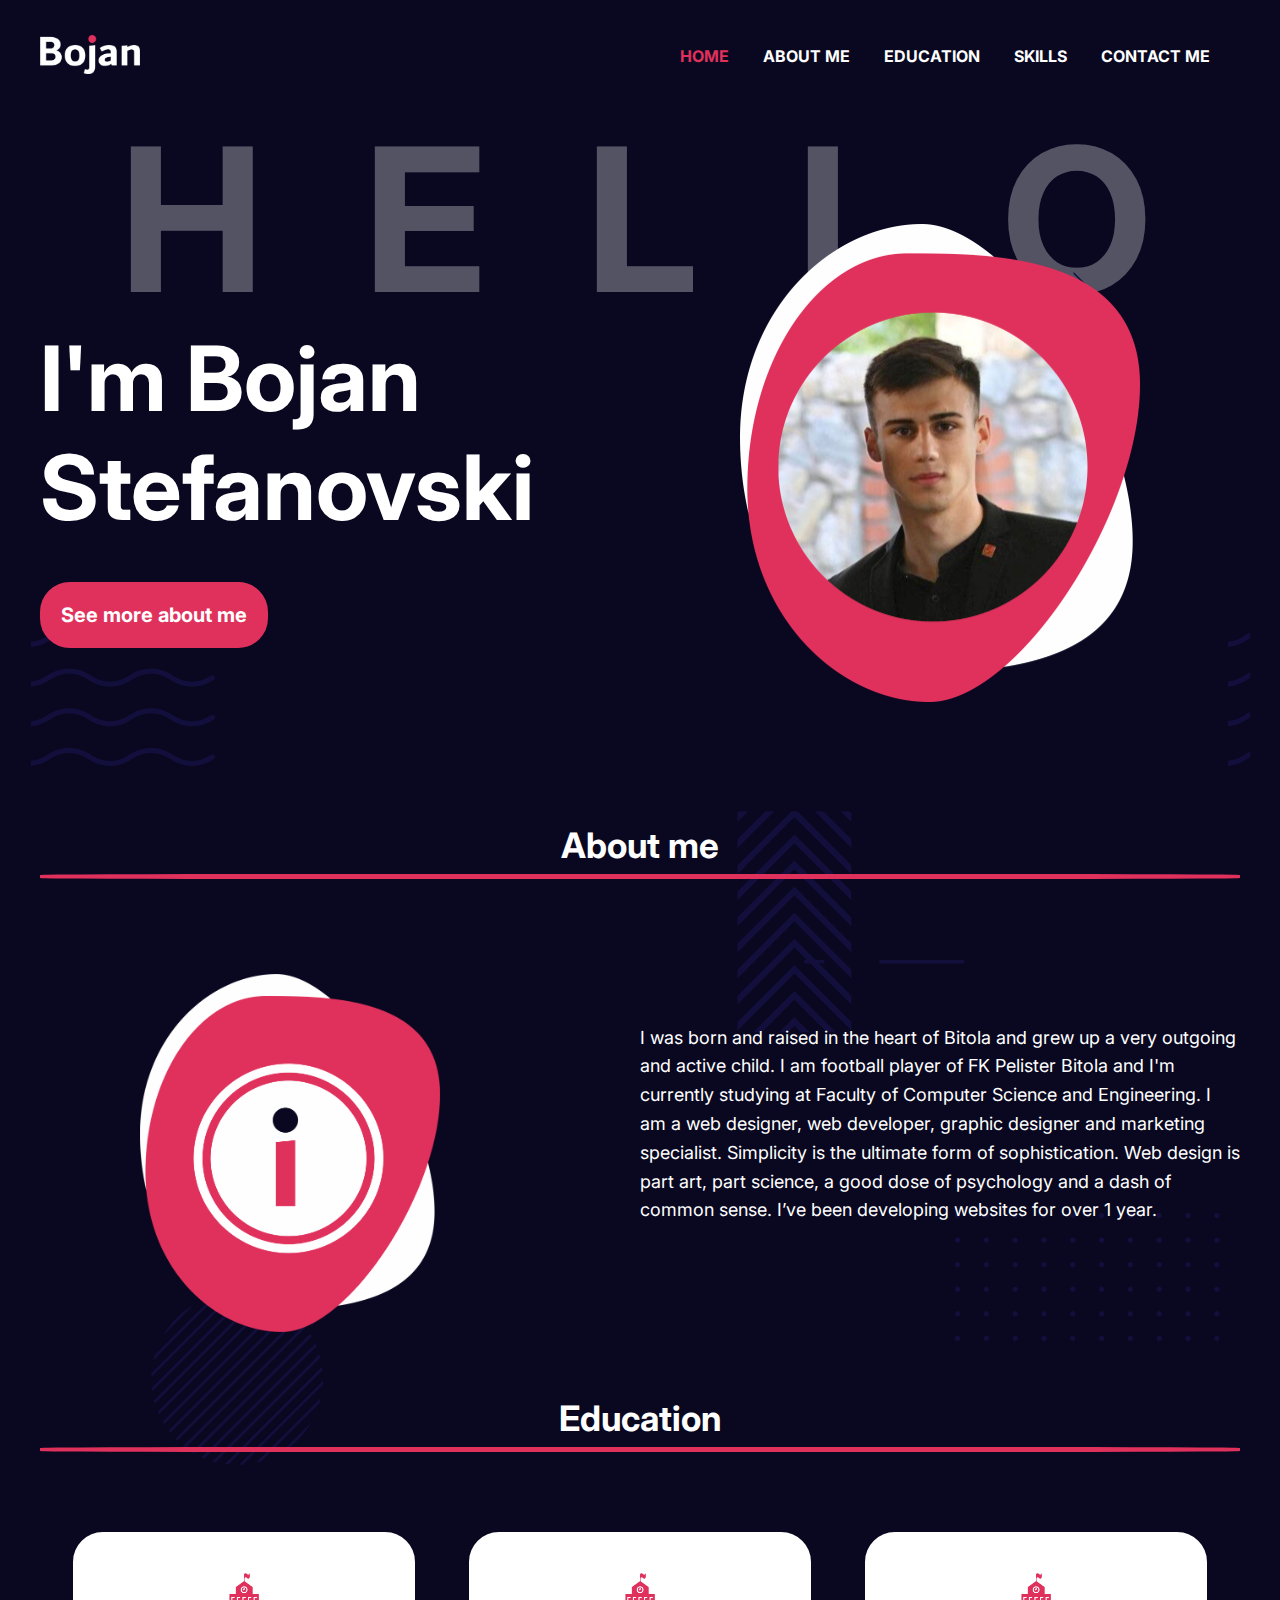
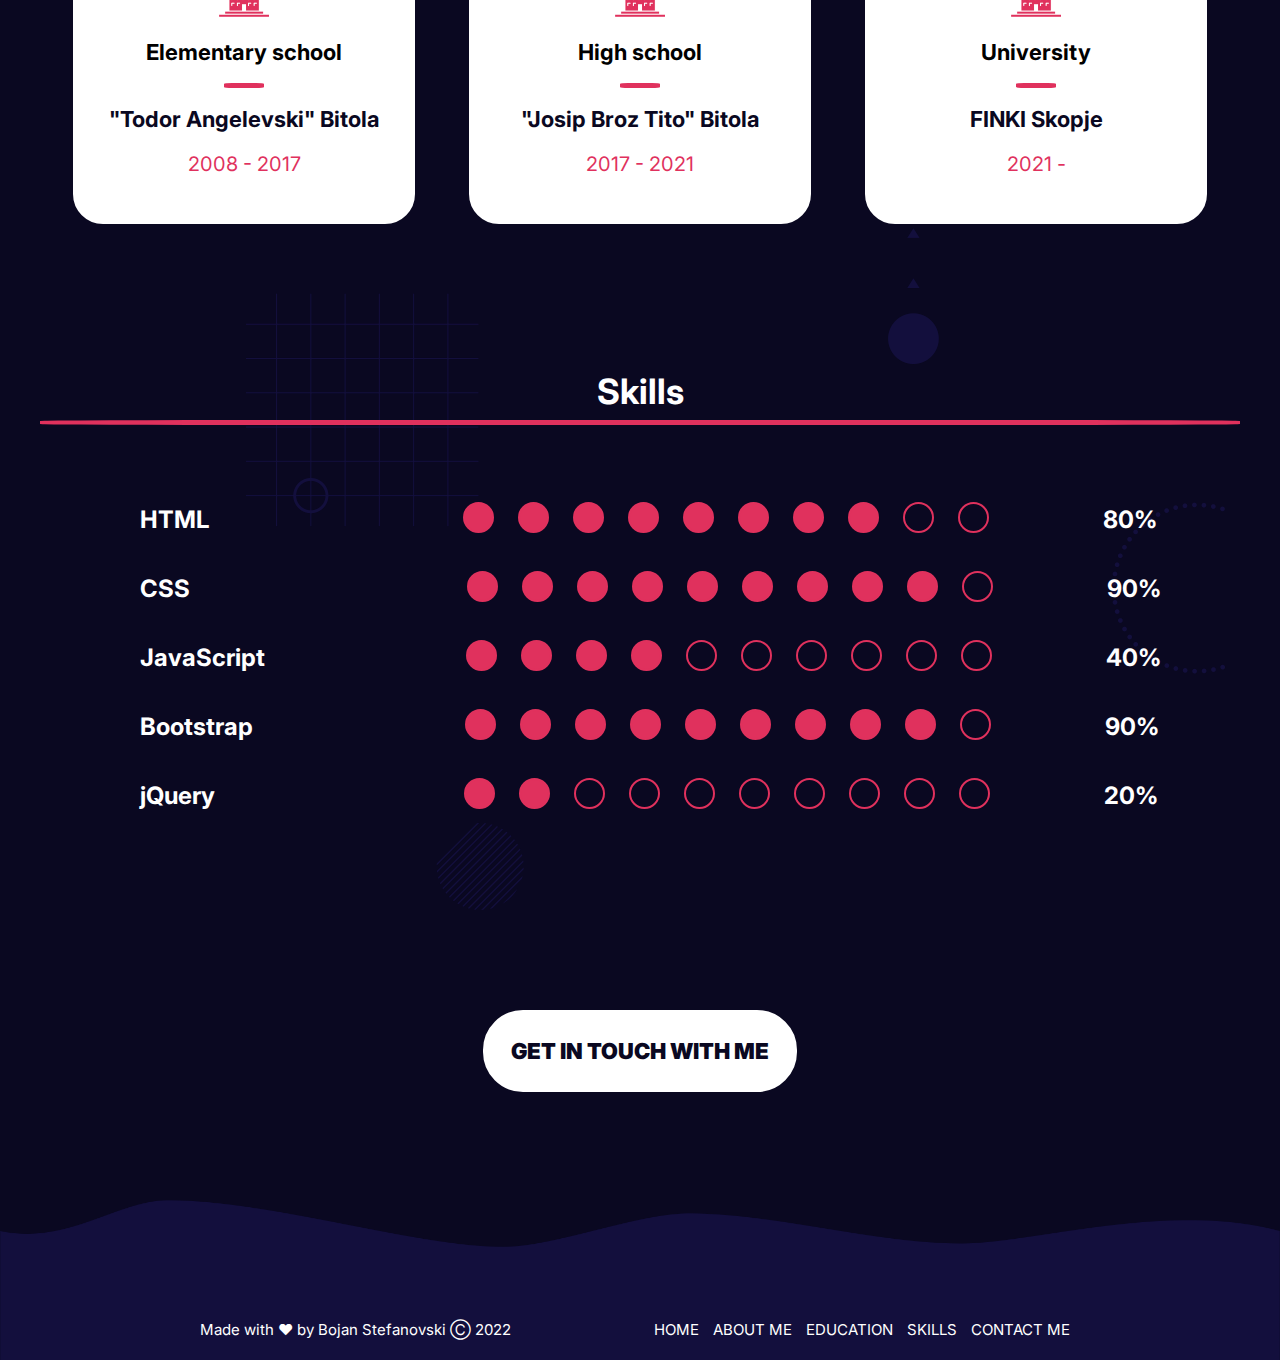
<file: index.html>
<!DOCTYPE html>
<html lang="en">
<head>
    <meta charset="UTF-8">
    <title>Bojan's Portfolio</title>
    <link rel="stylesheet" href="main.css">
</head>
<body>
<div class="container">
<header>
    <img class="logo" src="images/logob.png" alt="">
    <ul class="menu">
        <li><a class="active" href="index.html">HOME</a></li>
        <li><a href="#aboutme">ABOUT ME</a></li>
        <li><a href="#edu">EDUCATION</a></li>
        <li><a href="#skills">SKILLS</a></li>
        <li><a href="contact.html">CONTACT ME</a></li>
    </ul>
</header>
<h1 class="helo">HELLO</h1>
<section id="home">


    
    <div class="lefthome">
        <h1>I'm Bojan <br> Stefanovski</h1>
        <button class="moreabout" type="button"><a href="#aboutme">See more about me</a></button>
    </div>
    
    <div class="righthome">
        <img src="images/headerimage.png">
    </div>
</section>

<section id="aboutme">

    <h1>About me</h1>
    <hr class="headinghr">
    <div class="leftab">
        <img src="images/info.png">

    </div>

    <div class="rightab">
        <p>I was born and raised in the heart of Bitola and grew up a very outgoing and active child. I am football player of FK Pelister Bitola and I'm currently studying at Faculty of Computer Science and Engineering. I am a web designer, web developer, graphic designer and marketing specialist. Simplicity is the ultimate form of sophistication. Web design is part art, part science, a good dose of psychology and a dash of common sense. I’ve been developing websites for over 1 year. </p> </div>
</section>

<section id="edu">

    <h1>Education</h1>
    <hr class="headinghr">

    <div class="cardssec">
        <div class="card">
            <img src="images/schlogo.png">
            <h2>Elementary school</h2>
            <hr>
            <h2 style="color: #0a0821 !important;">"Todor Angelevski" Bitola</h2>
            <h3 >2008 - 2017</h3>
        </div>
        <div class="card">
            <img src="images/schlogo.png">
            <h2>High school</h2>
            <hr>
            <h2 style="color: #0a0821 !important;">"Josip Broz Tito" Bitola</h2>
            <h3 >2017 - 2021</h3>
        </div>
        <div style="margin-right: 0px !important;" class="card">
            <img src="images/schlogo.png">
            <h2>University</h2>
            <hr>
            <h2 style="color: #0a0821 !important;">FINKI Skopje</h2>
            <h3 >2021 -    </h3>
        </div>
       
    </div>

</section>

<section id="skills">

    <h1>Skills</h1>
    <hr class="headinghr">

    <h2>HTML</h2>
    <div class="percent">
    <div  class="circle1"></div>
    <div class="circle"></div>
    <div class="circle"></div>
    <div class="circle"></div>
    <div class="circle"></div>
    <div class="circle"></div>
    <div class="circle"></div>
    <div class="circle"></div>
    <div class="circleb"></div>
    <div class="circleb"></div>
    </div>
    <h2>80%</h2>

    <h2>CSS</h2>
    <div class="percent">
        <div style="margin-left: 273px !important;" class="circle1"></div>
        <div class="circle"></div>
        <div class="circle"></div>
        <div class="circle"></div>
        <div class="circle"></div>
        <div class="circle"></div>
        <div class="circle"></div>
        <div class="circle"></div>
        <div class="circle"></div>
        <div class="circleb"></div>
    </div>
    <h2>90%</h2>

    <h2>JavaScript</h2>
    <div class="percent">
        <div style="margin-left: 197px !important;" class="circle1"></div>
        <div class="circle"></div>
        <div class="circle"></div>
        <div class="circle"></div>
        <div class="circleb"></div>
        <div class="circleb"></div>
        <div class="circleb"></div>
        <div class="circleb"></div>
        <div class="circleb"></div>
        <div class="circleb"></div>
    </div>
    <h2>40%</h2>

    <h2>Bootstrap</h2>
    <div class="percent">
        <div style="margin-left: 208px !important;" class="circle1"></div>
        <div class="circle"></div>
        <div class="circle"></div>
        <div class="circle"></div>
        <div class="circle"></div>
        <div class="circle"></div>
        <div class="circle"></div>
        <div class="circle"></div>
        <div class="circle"></div>
        <div class="circleb"></div>
    </div>
    <h2>90%</h2>

    <h2>jQuery</h2>
    <div class="percent">
        <div style="margin-left: 245px !important;" class="circle1"></div>
        <div class="circle"></div>
        <div class="circleb"></div>
        <div class="circleb"></div>
        <div class="circleb"></div>
        <div class="circleb"></div>
        <div class="circleb"></div>
        <div class="circleb"></div>
        <div class="circleb"></div>
        <div class="circleb"></div>
    </div>
    <h2>20%</h2>

</section>

    <section id="getin">
    <button class="getintouch" type="button"><a class="tekst" href="contact.html">Get in touch with me</a></button>
    </section>

</div>
<footer>
    <div class="leftf">
        <p>Made with ♥ by Bojan Stefanovski  Ⓒ  2022</p>
    </div>

    <div class="rightf">
        <ul class="menufooter">
            <li><a href="#home">HOME</a></li>
            <li><a href="#aboutme">ABOUT ME</a></li>
            <li><a href="#edu">EDUCATION</a></li>
            <li><a href="#skills">SKILLS</a></li>
            <li><a href="contact.html">CONTACT ME</a></li>
        </ul>
    </div>

</footer>
</body>
</html>
</file>
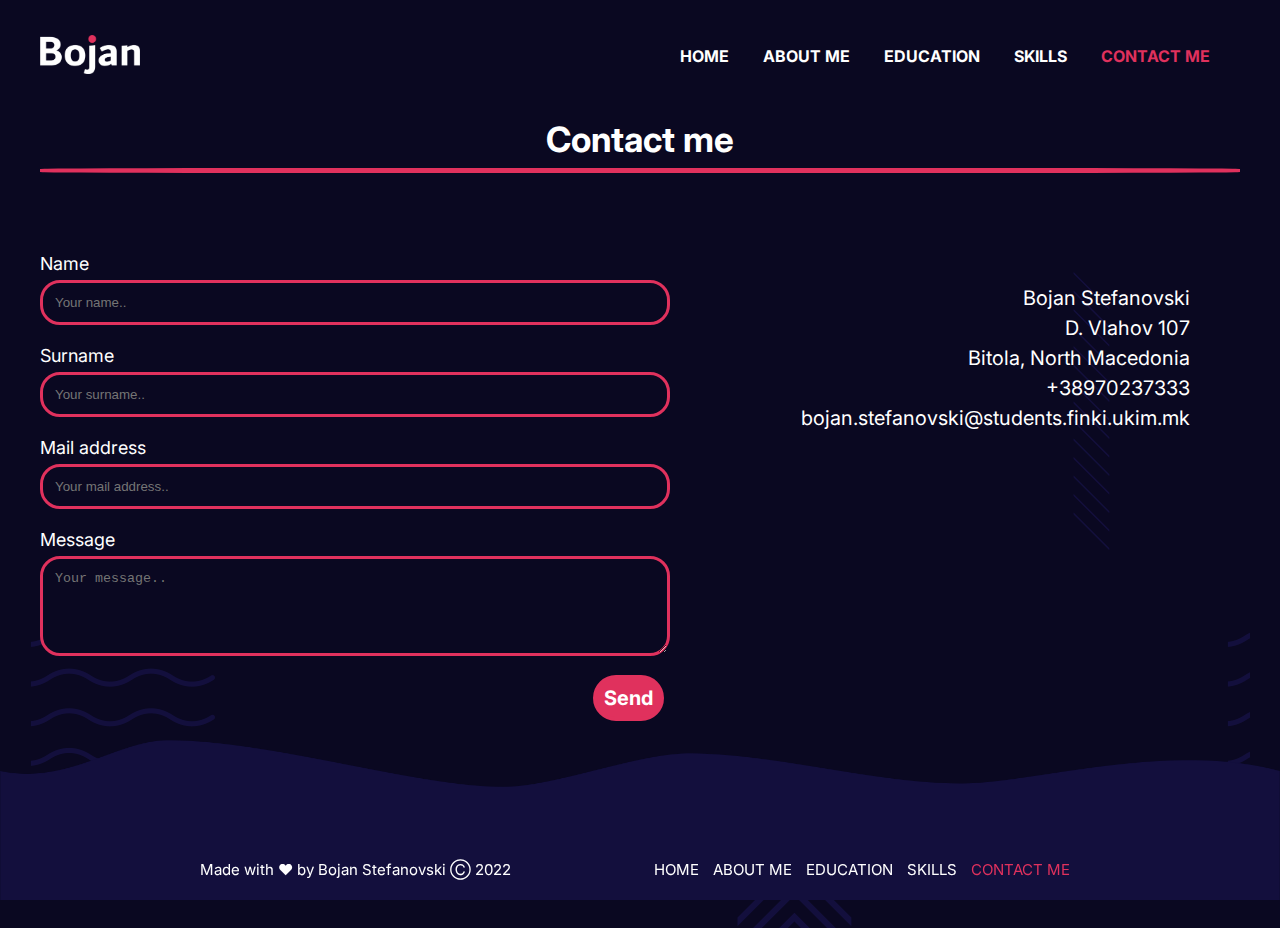
<file: contact.html>
<!DOCTYPE html>
<html lang="en">
<head>
  <meta charset="UTF-8">
  <title>Bojan's Portfolio</title>
  <link rel="stylesheet" href="main.css">
</head>
<body>
<div class="container">
  <header>
    <img class="logo" src="images/logob.png" alt="">
    <ul class="menu">
      <li><a  href="index.html">HOME</a></li>
      <li><a href="index.html#aboutme">ABOUT ME</a></li>
      <li><a href="index.html#edu">EDUCATION</a></li>
      <li><a href="index.html#skills">SKILLS</a></li>
      <li><a class="active" href="contact.html">CONTACT ME</a></li>
    </ul>
  </header>

  <section id="contactme">
    <h1>Contact me</h1>
    <hr class="headinghr">

    <div class="leftc"><form>

      <label for="fname">Name</label>
      <input type="text" id="fname" name="firstname" placeholder="Your name.." style="height:15px; width: 600px"">

      <label for="lname">Surname</label>
      <input type="text" id="lname" name="lastname" placeholder="Your surname.." style="height:15px; width: 600px"">

      <label for="mail">Mail address</label>
      <input type="email" id="mail" name="mail" placeholder="Your mail address.."  style="height:15px; width: 600px">

      <label for="subject">Message</label>
      <textarea id="subject" name="subject" placeholder="Your message.." style="height:70px; width: 600px""></textarea>

      <br>

      <button class="contactb" type="button"><a href="#aboutme">Send</a></button>


    </form>
    </div>

    <div class="rightc">

      <p>
        Bojan Stefanovski <br>
        D. Vlahov 107 <br>
        Bitola, North Macedonia <br>
        +38970237333 <br>
        bojan.stefanovski@students.finki.ukim.mk
      </p>

    </div>


  </section>



</div>
<footer style="    position: fixed;
    bottom: 0;">
  <div class="leftf">
    <p>Made with ♥ by Bojan Stefanovski  Ⓒ  2022</p>
  </div>

  <div class="rightf">
    <ul class="menufooter">
      <li><a href="index.html#home">HOME</a></li>
      <li><a href="index.html#aboutme">ABOUT ME</a></li>
      <li><a href="index.html#edu">EDUCATION</a></li>
      <li><a href="index.html#skills">SKILLS</a></li>
      <li><a class="active" href="contact.html">CONTACT ME</a></li>
    </ul>
  </div>

</footer>
</body>
</html>
</file>
<file: main.css>
@import url('https://fonts.googleapis.com/css2?family=Inter:wght@400;700;900&display=swap');

html{
    background-color: #0a0821;
    scroll-behavior: smooth;
}

.container{
    padding: 10px;
    width: 1200px;
    margin-left: auto;
    margin-right: auto;
}

header{
    margin-top: 20px;
}

header img{
    width: 100px;
    display: inline-block;
    margin-top: 5px;
}

.menu{
    display: inline-block;
    float: right;
}

.menu li{
    display: inline-block;
    margin-right: 30px;

}

.menu a{
    color: white;
    font-family: 'Inter', sans-serif;
    text-decoration: none;
    font-weight: bold;
}

.menu a:hover{
    color: #e0315d;
    font-family: 'Inter', sans-serif;
    text-decoration: none;
    font-weight: bold;
}

.active{
    color: #e0315d !important;
}

#home{
    margin-top: -300px;
    display: block;
    height: 600px;
}

.lefthome{
    height: 600px;
    width: 50%;
    float: left;
}

.righthome{
    height: 600px;
    width: 50%;
    float: right;
}

.righthome img{
    width: 400px;
    margin-top: 50px;
    margin-left: 100px;
}

.helo{
    position: relative;
    z-index: -1;
    text-align: center;
    font-size: 200px;
    font-family: 'Inter', sans-serif;
    font-weight: bolder;
    color: white;
    opacity: 30%;
    letter-spacing: 100px;
    margin-top: 20px;
    margin-left: 80px;
}

.lefthome h1{
    margin-top: 150px;
    color: white;
    font-family: 'Inter', sans-serif;
    font-weight: bolder;
    font-size: 90px;
    margin-bottom: 40px;
}

.moreabout{
    background-color: #e0315d;
    border-color: #e0315d;
    color: white;
    border-width: 4px;
    padding: 17px;
    border-radius: 30px;
    font-family: 'Inter', sans-serif;
    font-weight: bold;
    font-size: 20px;
    border-style: solid;

}

.moreabout a{
    text-decoration: none;
    color: white;
    font-family: 'Inter', sans-serif;
    font-weight: bold;
    font-size: 20px;
}

.moreabout:hover{
    background-color: #0a0821;
    border-color: #e0315d;
    color: white;
    border-width: 4px;
    padding: 17px;
    border-radius: 30px;
    font-family: 'Inter', sans-serif;
    font-weight: bold;
    font-size: 20px;
    border-style: solid;
    transform: scale(1.04);
    animation: ease-in-out;
    transition: ease-in-out 0.2s;
}

#aboutme{
    margin-top: 50px;
    height: 550px;
}

#aboutme h1{
    text-align: center;
    color: white;
    font-family: 'Inter', sans-serif;
    font-weight: bold;
    font-size: 35px;
    margin-bottom: 0px;
}
.leftab{
    height: 400px;
    width: 50%;
    float: left;
    margin-top: 35px;
}

.rightab{
    height: 400px;
    width: 50%;
    float: right;
    margin-top: 35px;
}

.leftab img{
    width: 300px;
    margin-left: 100px;
}

.rightab p{
    color: white;
    font-family: 'Inter', sans-serif;
    font-size: 18px;
    font-weight: normal;
    line-height: 1.6;
    margin-top: 50px;
}

.headinghr{
    background-color: #e0315d;
    height: 5px;
    color: #e0315d;
    border: none;
    margin-bottom: 60px;
    border-radius: 20%;
}

#edu h1{
    text-align: center;
    color: white;
    font-family: 'Inter', sans-serif;
    font-weight: bold;
    font-size: 35px;
    margin-bottom: 0px;
}

#edu{
    height: 550px;
}

.cardssec{
    margin-top: 80px;
    text-align: center;
}

.card{
    padding: 15px;
    margin-right: 50px;
    display: inline-block;
    height: 250px;
    width: 300px;
    background-color: white;
    border-radius: 30px;
    box-shadow: grey;
    border-width: 6px;
    border-style: solid;
    border-color: white;
}

.card:hover{
    padding: 15px;
    margin-right: 50px;
    display: inline-block;
    height: 250px;
    width: 300px;
    border-radius: 30px;
    box-shadow: grey;
    border-width: 6px;
    border-style: solid;
    border-color: #e0315d;
    animation: ease-in-out;
    transition: ease-in-out 0.1s;
}

.card img{
    margin-top: 20px;
    width: 50px;
}

.card h2{
    font-family: 'Inter', sans-serif;
    font-size: 22px;
    color: black;
}


.card hr{
    background-color: #e0315d;
    height: 5px;
    color: #e0315d;
    border: none;
    width: 40px;
    border-radius: 20%;
}

.card h3{
    font-family: 'Inter', sans-serif;
    font-size: 20px;
    color: #e0315d;
    font-weight: normal;
}


#skills h1{
    text-align: center;
    color: white;
    font-family: 'Inter', sans-serif;
    font-weight: bold;
    font-size: 35px;
    margin-bottom: 0px;
}

#skills{
    height: 600px;
}

#skills h2{
    color: white;
    font-family: 'Inter', sans-serif;
    font-weight: bold;
    margin-left: 100px;
    display: inline-block;
    margin-bottom: 20px;
}

.circle1{
    height: 27px;
    width: 27px;
    background-color: #e0315d;
    border-radius: 50%;
    display: inline-block;
    margin-left: 250px;
    margin-right: 10px;
    border-color: #e0315d;
    border-width: 2px;
    border-style: solid;
}

.circle{
    height: 27px;
    width: 27px;
    background-color: #e0315d;
    border-radius: 50%;
    display: inline-block;
    margin-left: 10px;
    margin-right: 10px;
    border-color: #e0315d;
    border-width: 2px;
    border-style: solid;
}

.circleb{
    height: 27px;
    width: 27px;
    background-color: #0a0821;
    border-radius: 50%;
    display: inline-block;
    margin-left: 10px;
    margin-right: 10px;
    border-color: #e0315d;
    border-width: 2px;
    border-style: solid;
}

.percent{
    top: 5px;
    position: relative;
    display: inline-block;
}

body{
    margin: 0px;
}

footer{
    display: block;
    width: 100%;
    height: 160px;
    background-image: url("images/footerimg.png");
    background-size: cover;
    margin-left: 0px !important;
    margin-right: 0px !important;
    padding: 0px !important;
}

.leftf{
    float: left;
}

.leftf p{
    margin-top: 120px;
    margin-left: 200px;
    color: white;
    font-family: 'Inter', sans-serif;
    font-weight: normal;
    font-size: 15px;
}

.rightf{
    float: right;
}


.menufooter{
    display: inline-block;
    float: right;
    margin-right: 200px;
    margin-top: 120px;
}

.menufooter li{
    display: inline-block;
    margin-right: 10px;

}

.menufooter a{
    color: white;
    font-family: 'Inter', sans-serif;
    text-decoration: none;
    font-weight: normal;
    font-size: 15px;
}

.menufooter a:hover{
    color: #e0315d;
    font-family: 'Inter', sans-serif;
    text-decoration: none;
    font-weight: normal;
}

#contactme{
    margin-top: 40px;
    height: 800px;
}

#contactme h1{
    text-align: center;
    color: white;
    font-family: 'Inter', sans-serif;
    font-weight: bold;
    font-size: 35px;
    margin-bottom: 0px;
}

form label{
    display: block;
    color: white;
    font-family: 'Inter', sans-serif;
    font-weight: normal;
    font-size: 18px;
    margin-top: 20px;
    margin-bottom: 6px;
}

form p{
    color: white;
}

input, textarea{
    border-style: solid;
    border-width: 3px;
    border-color: #e0315d;
    border-radius: 20px;
    padding: 12px;
    background-color: #0a0821;
    color: #e0315d;
}

input placeholder{
    color: white;
}


.contactb{
    background-color: #e0315d;
    border-color: #e0315d;
    color: white;
    border-width: 4px;
    padding: 7px;
    border-radius: 30px;
    font-family: 'Inter', sans-serif;
    font-weight: bold;
    font-size: 10px;
    border-style: solid;
    margin-top: 15px;
    float: right;
}

.contactb a{
    text-decoration: none;
    color: white;
    font-family: 'Inter', sans-serif;
    font-weight: bold;
    font-size: 20px;
}

.contactb:hover{
    background-color: #0a0821;
    border-color: #e0315d;
    color: white;
    border-width: 4px;
    padding: 7px;
    border-radius: 30px;
    font-family: 'Inter', sans-serif;
    font-weight: bold;
    font-size: 10px;
    border-style: solid;
    transform: scale(1.04);
    animation: ease-in-out;
    transition: ease-in-out 0.2s;
}

.leftc{
    width: 52%;
    float: left;
}

.rightc{
    width: 48%;
    float: right;
}

.rightc p{
    color: white;
    font-family: 'Inter', sans-serif;
    font-weight: normal;
    font-size: 20px;
    float: right;
    margin-top: 50px;
    line-height: 1.5;
    text-align: right;
    margin-right: 50px;
}

.container{
    background-image: url("images/backgroundelements.png");
}

#getin{
    text-align: center;
    height: 220px;
}


.getintouch{
    background-color: white;
    border-color: white;
    border-width: 4px;
    padding: 24px;
    border-radius: 40px;
    font-family: 'Inter', sans-serif;
    font-weight: bold;
    font-size: 20px;
    border-style: solid;
    text-align: center;
    margin-top: 40px;
}

.tekst{
    text-decoration: none;
    color: #0a0821;
    font-family: 'Inter', sans-serif;
    font-weight: bolder;
    font-size: 22px;
    text-transform: uppercase;
}

.getintouch:hover{
    background-color: #e0315d;
    border-color: #e0315d;
    border-width: 4px;
    padding: 24px;
    border-radius: 40px;
    font-family: 'Inter', sans-serif;
    font-weight: bold;
    font-size: 20px;
    border-style: solid;
    transform: scale(1.04);
    animation: ease-in-out;
    transition: ease-in-out 0.2s;
}

.getintouch:hover > .tekst{
    text-decoration: none;
    color: white;
    font-family: 'Inter', sans-serif;
    font-weight: bolder;
    font-size: 22px;
    text-transform: uppercase;
}
</file>
